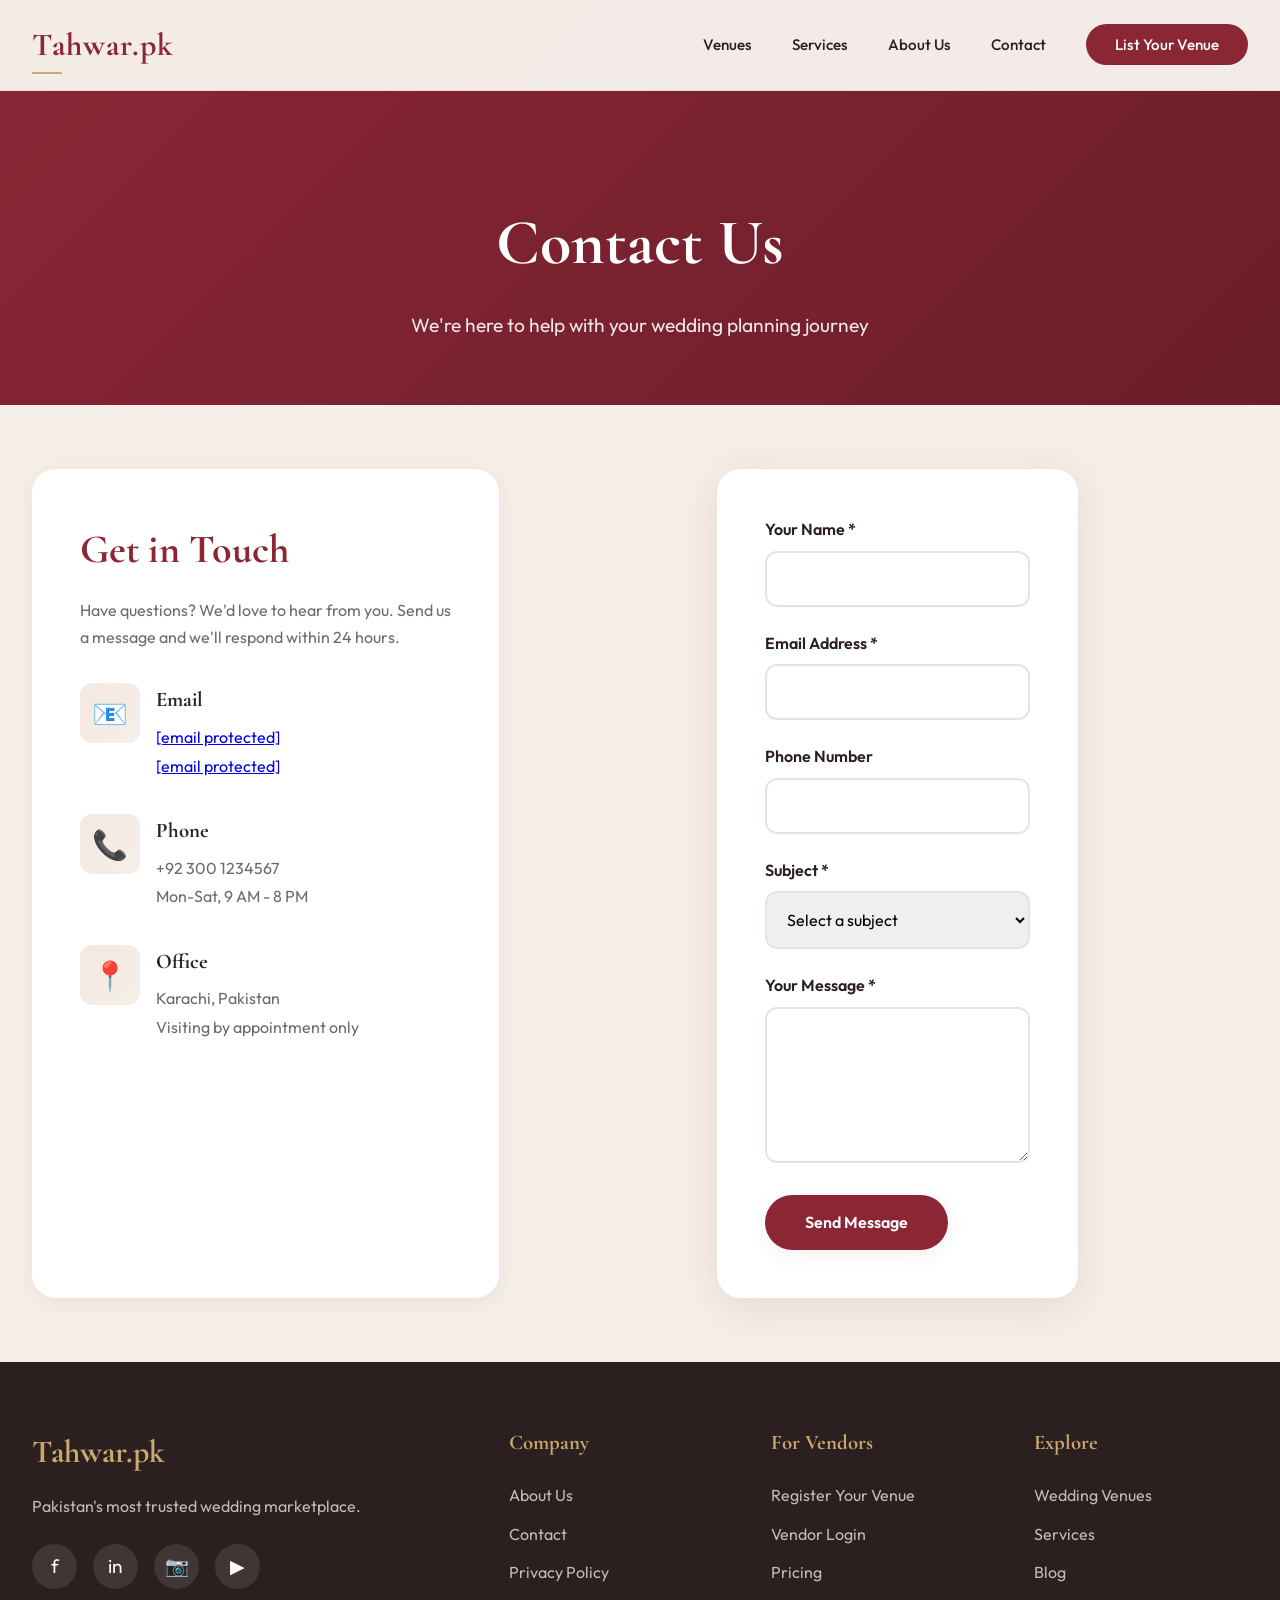
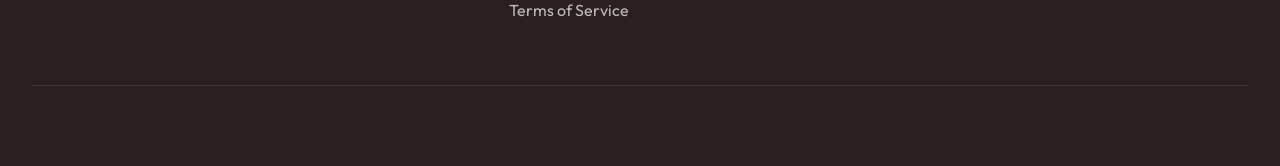
<file: contact.html>
<!DOCTYPE html>
<html lang="en">
<head>
    <meta charset="UTF-8">
    <meta name="viewport" content="width=device-width, initial-scale=1.0">
    <title>Contact Us - Tahwar.pk</title>
    
    <link rel="preconnect" href="https://fonts.googleapis.com">
    <link rel="preconnect" href="https://fonts.gstatic.com" crossorigin>
    <link href="https://fonts.googleapis.com/css2?family=Cormorant+Garamond:wght@400;500;600;700&family=Outfit:wght@300;400;500;600;700&display=swap" rel="stylesheet">
    
    <link rel="stylesheet" href="css/styles.css">
    <link rel="stylesheet" href="css/forms.css">
    <link rel="stylesheet" href="css/contact.css">
</head>
<body>
    <div class="pattern-overlay"></div>
    
    <!-- Navigation -->
    <nav id="navbar">
        <div class="nav-container">
            <a href="index.html" class="logo">Tahwar.pk</a>
            <ul class="nav-links">
                <li><a href="venues.html">Venues</a></li>
                <li><a href="services.html">Services</a></li>
                <li><a href="about.html">About Us</a></li>
                <li><a href="contact.html">Contact</a></li>
                <li><a href="vendor-registration.html" class="vendor-btn">List Your Venue</a></li>
            </ul>
            <div class="mobile-menu" onclick="toggleMobileMenu()">
                <span></span>
                <span></span>
                <span></span>
            </div>
        </div>
    </nav>

     <!-- Mobile Navigation -->
    <div id="mobile-nav" class="mobile-nav">
        <ul>
            <li><a href="venues.html">Venues</a></li>
            <li><a href="services.html">Services</a></li>
            <li><a href="about.html">About Us</a></li>
            <li><a href="contact.html">Contact</a></li>
            <li><a href="vendor-registration.html">List Your Venue</a></li>
        </ul>
    </div>
    <!-- Page Header -->
    <section class="page-header">
        <div class="container">
            <h1>Contact Us</h1>
            <p>We're here to help with your wedding planning journey</p>
        </div>
    </section>
    
    <!-- Contact Section -->
    <section class="form-section">
        <div class="container">
            <div class="contact-wrapper">
                <div class="contact-info">
                    <h2>Get in Touch</h2>
                    <p>Have questions? We'd love to hear from you. Send us a message and we'll respond within 24 hours.</p>
                    
                    <div class="contact-details">
                        <div class="contact-item">
                            <div class="contact-icon">📧</div>
                            <div>
                                <h4>Email</h4>
                                <p><a href="/cdn-cgi/l/email-protection" class="__cf_email__" data-cfemail="bac9cfcacad5c8cefacedbd2cddbc894cad1">[email&#160;protected]</a></p>
                                <p><a href="/cdn-cgi/l/email-protection" class="__cf_email__" data-cfemail="4a3c2f242e2538390a3e2b223d2b38643a21">[email&#160;protected]</a></p>
                            </div>
                        </div>
                        
                        <div class="contact-item">
                            <div class="contact-icon">📞</div>
                            <div>
                                <h4>Phone</h4>
                                <p>+92 300 1234567</p>
                                <p>Mon-Sat, 9 AM - 8 PM</p>
                            </div>
                        </div>
                        
                        <div class="contact-item">
                            <div class="contact-icon">📍</div>
                            <div>
                                <h4>Office</h4>
                                <p>Karachi, Pakistan</p>
                                <p>Visiting by appointment only</p>
                            </div>
                        </div>
                    </div>
                </div>
                
                <div class="form-container">
                    <form id="contact-form">
                        <div class="form-group">
                            <label>Your Name *</label>
                            <input type="text" name="name" required>
                        </div>
                        
                        <div class="form-group">
                            <label>Email Address *</label>
                            <input type="email" name="email" required>
                        </div>
                        
                        <div class="form-group">
                            <label>Phone Number</label>
                            <input type="tel" name="phone">
                        </div>
                        
                        <div class="form-group">
                            <label>Subject *</label>
                            <select name="subject" required>
                                <option value="">Select a subject</option>
                                <option value="general">General Inquiry</option>
                                <option value="booking">Booking Assistance</option>
                                <option value="vendor">Vendor Support</option>
                                <option value="technical">Technical Issue</option>
                                <option value="feedback">Feedback</option>
                            </select>
                        </div>
                        
                        <div class="form-group">
                            <label>Your Message *</label>
                            <textarea name="message" rows="6" required></textarea>
                        </div>
                        
                        <button type="submit" class="btn btn-primary">Send Message</button>
                    </form>
                </div>
            </div>
        </div>
    </section>
    
    <!-- Footer -->
    <footer>
        <div class="footer-container">
            <div class="footer-main">
                <div class="footer-brand">
                    <h3>Tahwar.pk</h3>
                    <p>Pakistan's most trusted wedding marketplace.</p>
                    <div class="social-links">
                        <a href="#" class="social-link">f</a>
                        <a href="#" class="social-link">in</a>
                        <a href="#" class="social-link">📷</a>
                        <a href="#" class="social-link">▶</a>
                    </div>
                </div>
                
                <div class="footer-links">
                    <h4>Company</h4>
                    <ul>
                        <li><a href="about.html">About Us</a></li>
                        <li><a href="contact.html">Contact</a></li>
                        <li><a href="privacy.html">Privacy Policy</a></li>
                        <li><a href="terms.html">Terms of Service</a></li>
                    </ul>
                </div>
                
                <div class="footer-links">
                    <h4>For Vendors</h4>
                    <ul>
                        <li><a href="vendor-registration.html">Register Your Venue</a></li>
                        <li><a href="vendor-login.html">Vendor Login</a></li>
                        <li><a href="pricing.html">Pricing</a></li>
                    </ul>
                </div>
                
                <div class="footer-links">
                    <h4>Explore</h4>
                    <ul>
                        <li><a href="venues.html">Wedding Venues</a></li>
                        <li><a href="services.html">Services</a></li>
                        <li><a href="blog.html">Blog</a></li>
                    </ul>
                </div>
</file>
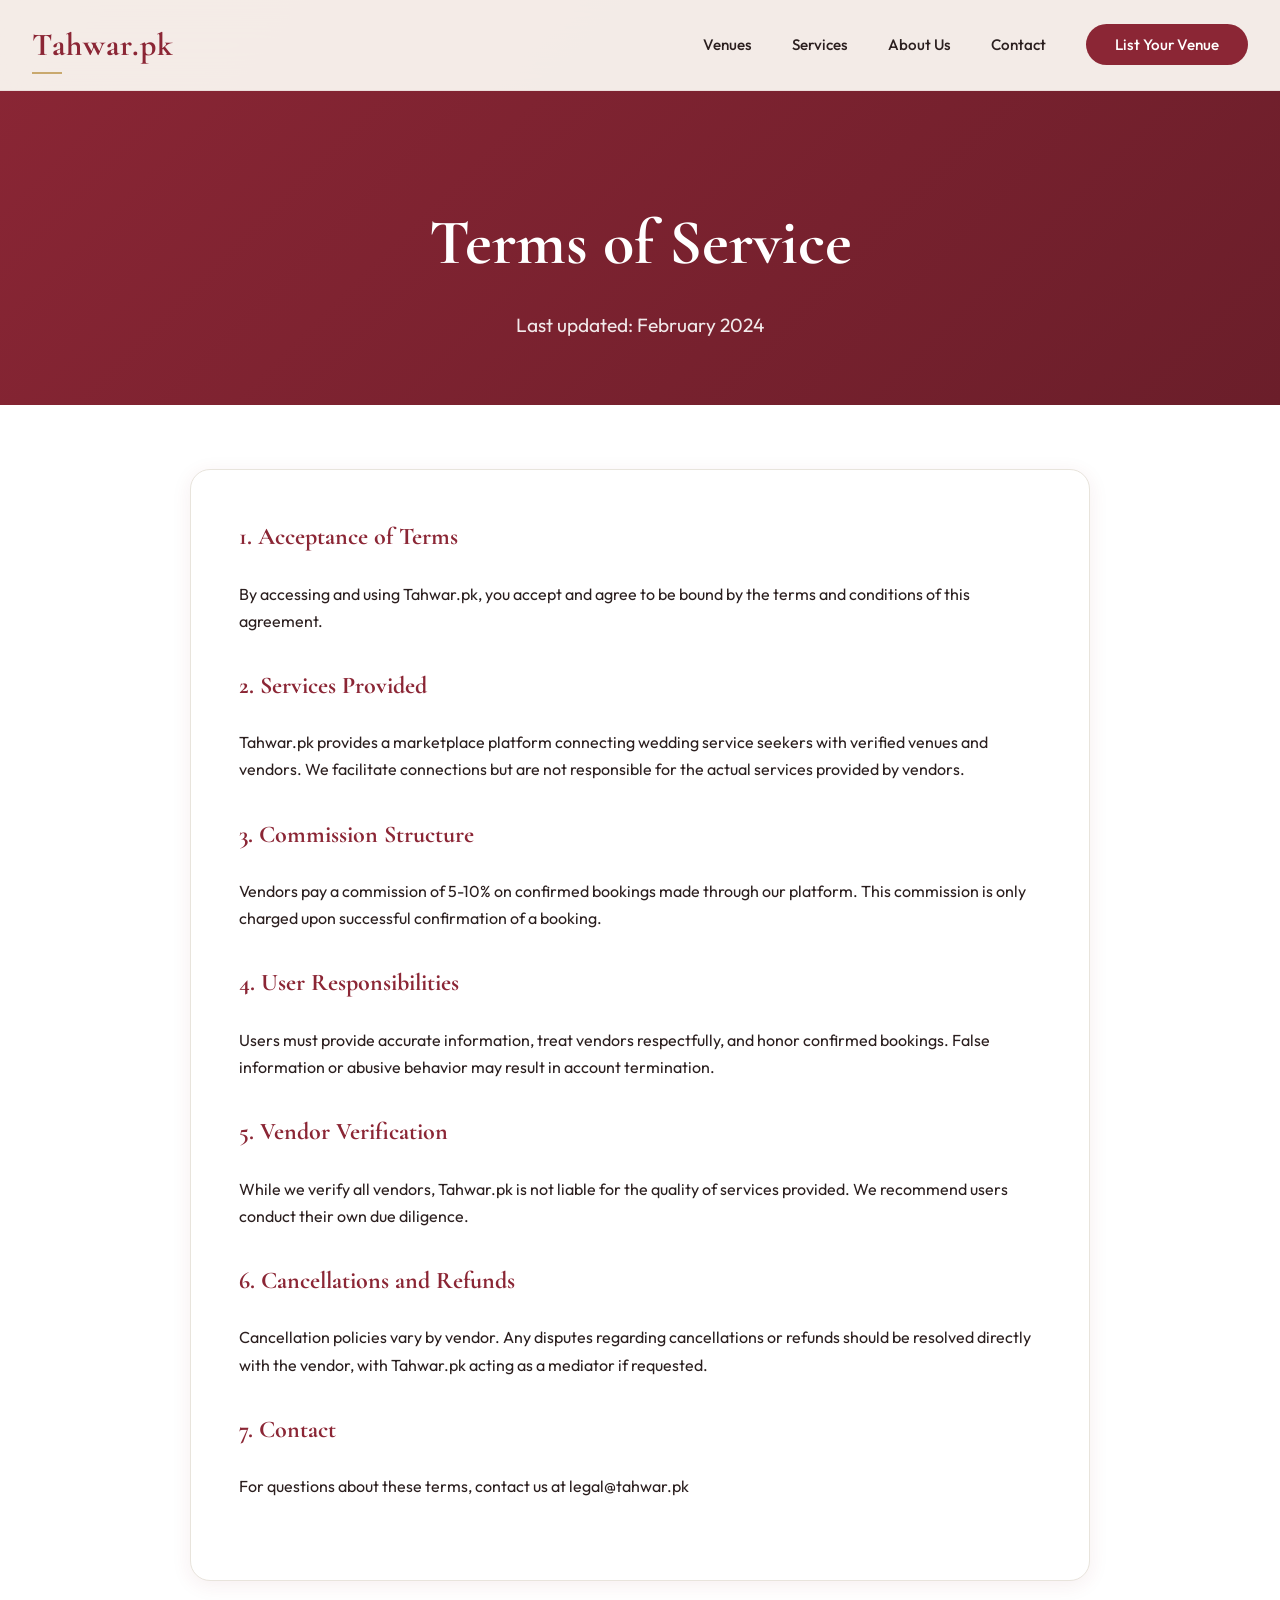
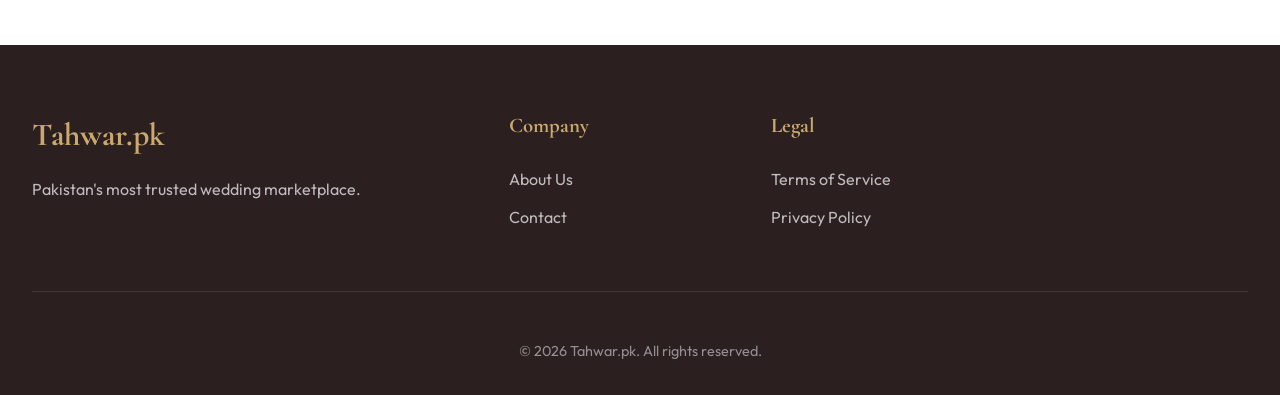
<file: terms.html>
<!DOCTYPE html>
<html lang="en">
<head>
    <meta charset="UTF-8">
    <meta name="viewport" content="width=device-width, initial-scale=1.0">
    <title>Terms of Service - Tahwar.pk</title>
    <link rel="preconnect" href="https://fonts.googleapis.com">
    <link rel="preconnect" href="https://fonts.gstatic.com" crossorigin>
    <link href="https://fonts.googleapis.com/css2?family=Cormorant+Garamond:wght@400;500;600;700&family=Outfit:wght@300;400;500;600;700&display=swap" rel="stylesheet">
    <link rel="stylesheet" href="css/styles.css">
</head>
<body>
    <div class="pattern-overlay"></div>
    <nav id="navbar">
        <div class="nav-container">
            <a href="index.html" class="logo">Tahwar.pk</a>
            <ul class="nav-links">
                <li><a href="venues.html">Venues</a></li>
                <li><a href="services.html">Services</a></li>
                <li><a href="about.html">About Us</a></li>
                <li><a href="contact.html">Contact</a></li>
                <li><a href="vendor-registration.html" class="vendor-btn">List Your Venue</a></li>
            </ul>
            <div class="mobile-menu" onclick="TahwarApp.toggleMobileMenu()">
                <span></span><span></span><span></span>
            </div>
        </div>
    </nav>

    <!-- Mobile Navigation -->
    <div id="mobile-nav" class="mobile-nav">
        <ul>
            <li><a href="venues.html">Venues</a></li>
            <li><a href="services.html">Services</a></li>
            <li><a href="about.html">About Us</a></li>
            <li><a href="contact.html">Contact</a></li>
            <li><a href="vendor-registration.html">List Your Venue</a></li>
        </ul>
    </div>
    
    <section class="page-header">
        <div class="container">
            <h1>Terms of Service</h1>
            <p>Last updated: February 2024</p>
        </div>
    </section>
    
    <section style="padding: 4rem 2rem; background: white;">
        <div class="container" style="max-width: 900px;">
            <div class="card" style="padding: 3rem;">
                <h2 style="font-family: var(--font-display); color: var(--maroon); margin-bottom: 1.5rem;">1. Acceptance of Terms</h2>
                <p style="margin-bottom: 2rem; line-height: 1.7;">By accessing and using Tahwar.pk, you accept and agree to be bound by the terms and conditions of this agreement.</p>
                
                <h2 style="font-family: var(--font-display); color: var(--maroon); margin-bottom: 1.5rem;">2. Services Provided</h2>
                <p style="margin-bottom: 2rem; line-height: 1.7;">Tahwar.pk provides a marketplace platform connecting wedding service seekers with verified venues and vendors. We facilitate connections but are not responsible for the actual services provided by vendors.</p>
                
                <h2 style="font-family: var(--font-display); color: var(--maroon); margin-bottom: 1.5rem;">3. Commission Structure</h2>
                <p style="margin-bottom: 2rem; line-height: 1.7;">Vendors pay a commission of 5-10% on confirmed bookings made through our platform. This commission is only charged upon successful confirmation of a booking.</p>
                
                <h2 style="font-family: var(--font-display); color: var(--maroon); margin-bottom: 1.5rem;">4. User Responsibilities</h2>
                <p style="margin-bottom: 2rem; line-height: 1.7;">Users must provide accurate information, treat vendors respectfully, and honor confirmed bookings. False information or abusive behavior may result in account termination.</p>
                
                <h2 style="font-family: var(--font-display); color: var(--maroon); margin-bottom: 1.5rem;">5. Vendor Verification</h2>
                <p style="margin-bottom: 2rem; line-height: 1.7;">While we verify all vendors, Tahwar.pk is not liable for the quality of services provided. We recommend users conduct their own due diligence.</p>
                
                <h2 style="font-family: var(--font-display); color: var(--maroon); margin-bottom: 1.5rem;">6. Cancellations and Refunds</h2>
                <p style="margin-bottom: 2rem; line-height: 1.7;">Cancellation policies vary by vendor. Any disputes regarding cancellations or refunds should be resolved directly with the vendor, with Tahwar.pk acting as a mediator if requested.</p>
                
                <h2 style="font-family: var(--font-display); color: var(--maroon); margin-bottom: 1.5rem;">7. Contact</h2>
                <p style="margin-bottom: 2rem; line-height: 1.7;">For questions about these terms, contact us at legal@tahwar.pk</p>
            </div>
        </div>
    </section>
    
    <footer>
        <div class="footer-container">
            <div class="footer-main">
                <div class="footer-brand">
                    <h3>Tahwar.pk</h3>
                    <p>Pakistan's most trusted wedding marketplace.</p>
                </div>
                <div class="footer-links">
                    <h4>Company</h4>
                    <ul>
                        <li><a href="about.html">About Us</a></li>
                        <li><a href="contact.html">Contact</a></li>
                    </ul>
                </div>
                <div class="footer-links">
                    <h4>Legal</h4>
                    <ul>
                        <li><a href="terms.html">Terms of Service</a></li>
                        <li><a href="privacy.html">Privacy Policy</a></li>
                    </ul>
                </div>
            </div>
            <div class="footer-bottom">
                <p>© 2026 Tahwar.pk. All rights reserved.</p>
            </div>
        </div>
    </footer>
    <script src="js/main.js"></script>
</body>
</html>
</file>
<file: css/styles.css>
/* ============================================
   TAHWAR.PK - MAIN STYLESHEET
   ============================================ */

/* CSS Variables */
:root {
    /* Brand Colors */
    --ivory: #FAF7F2;
    --soft-cream: #F5EFE7;
    --maroon: #8B2635;
    --deep-maroon: #6B1E2A;
    --gold: #C9A96E;
    --muted-gold: #B89A5F;
    --warm-black: #2B1F1F;
    --soft-gray: #6B6B6B;
    --light-gray: #E8E4DC;
    --rose-gold: #D4A574;
    --blush: #F4E8E2;
    
    /* Shadows */
    --shadow-soft: 0 4px 20px rgba(139, 38, 53, 0.08);
    --shadow-medium: 0 8px 40px rgba(139, 38, 53, 0.12);
    --shadow-strong: 0 12px 50px rgba(139, 38, 53, 0.18);
    
    /* Typography */
    --font-display: 'Cormorant Garamond', serif;
    --font-body: 'Outfit', sans-serif;
}

/* Reset & Base Styles */
* {
    margin: 0;
    padding: 0;
    box-sizing: border-box;
}

body {
    font-family: var(--font-body);
    background-color: var(--ivory);
    color: var(--warm-black);
    line-height: 1.6;
    overflow-x: hidden;
}

/* Decorative Pattern Background */
.pattern-overlay {
    position: fixed;
    top: 0;
    left: 0;
    width: 100%;
    height: 100%;
    background-image: 
        radial-gradient(circle at 20% 50%, rgba(139, 38, 53, 0.03) 0%, transparent 50%),
        radial-gradient(circle at 80% 80%, rgba(201, 169, 110, 0.03) 0%, transparent 50%);
    pointer-events: none;
    z-index: 0;
}

/* Navigation */
nav {
    position: fixed;
    top: 0;
    width: 100%;
    background: rgba(250, 247, 242, 0.95);
    backdrop-filter: blur(20px);
    z-index: 1000;
    border-bottom: 1px solid rgba(139, 38, 53, 0.08);
    transition: all 0.3s ease;
}

nav.scrolled {
    background: rgba(250, 247, 242, 0.98);
    box-shadow: var(--shadow-soft);
}

.nav-container {
    max-width: 1400px;
    margin: 0 auto;
    padding: 1.2rem 2rem;
    display: flex;
    justify-content: space-between;
    align-items: center;
}

.logo {
    font-family: var(--font-display);
    font-size: 2rem;
    font-weight: 700;
    color: var(--maroon);
    text-decoration: none;
    letter-spacing: 1px;
    position: relative;
}

.logo::after {
    content: '';
    position: absolute;
    bottom: -4px;
    left: 0;
    width: 30px;
    height: 2px;
    background: var(--gold);
}

.nav-links {
    display: flex;
    gap: 2.5rem;
    align-items: center;
    list-style: none;
}

.nav-links a {
    text-decoration: none;
    color: var(--warm-black);
    font-weight: 500;
    font-size: 0.95rem;
    transition: color 0.3s ease;
    position: relative;
}

.nav-links a:hover {
    color: var(--maroon);
}

.nav-links a::after {
    content: '';
    position: absolute;
    bottom: -4px;
    left: 0;
    width: 0;
    height: 2px;
    background: var(--gold);
    transition: width 0.3s ease;
}

.nav-links a:hover::after {
    width: 100%;
}

.vendor-btn {
    background: var(--maroon);
    color: white !important;
    padding: 0.7rem 1.8rem;
    border-radius: 50px;
    font-weight: 600;
    transition: all 0.3s ease;
}

.vendor-btn:hover {
    background: var(--deep-maroon);
    transform: translateY(-2px);
    box-shadow: var(--shadow-medium);
}

.vendor-btn::after {
    display: none;
}

.mobile-menu {
    display: none;
    flex-direction: column;
    gap: 5px;
    cursor: pointer;
}

.mobile-menu span {
    width: 25px;
    height: 3px;
    background: var(--maroon);
    transition: all 0.3s ease;
}

.mobile-nav {
    display: none;
    position: fixed;
    top: 80px;
    left: 0;
    width: 100%;
    background: white;
    box-shadow: var(--shadow-medium);
    padding: 2rem;
    z-index: 999;
}

.mobile-nav.active {
    display: block;
    animation: slideDown 0.3s ease-out;
}

@keyframes slideDown {
    from {
        opacity: 0;
        transform: translateY(-20px);
    }
    to {
        opacity: 1;
        transform: translateY(0);
    }
}

.mobile-nav ul {
    list-style: none;
    display: flex;
    flex-direction: column;
    gap: 1.5rem;
}

.mobile-nav a {
    color: var(--warm-black);
    text-decoration: none;
    font-weight: 500;
    font-size: 1.1rem;
}

/* Section Styles */
section {
    position: relative;
    z-index: 1;
    padding: 6rem 2rem;
}

.container {
    max-width: 1300px;
    margin: 0 auto;
}

.section-header {
    text-align: center;
    margin-bottom: 4rem;
}

.section-label {
    color: var(--gold);
    font-size: 0.95rem;
    font-weight: 600;
    text-transform: uppercase;
    letter-spacing: 2px;
    margin-bottom: 1rem;
}

.section-title {
    font-family: var(--font-display);
    font-size: clamp(2rem, 4vw, 3.5rem);
    font-weight: 700;
    color: var(--warm-black);
    margin-bottom: 1rem;
    line-height: 1.2;
}

.section-description {
    font-size: 1.15rem;
    color: var(--soft-gray);
    max-width: 700px;
    margin: 0 auto;
    line-height: 1.7;
}

/* Buttons */
.btn {
    padding: 1.1rem 2.5rem;
    border-radius: 50px;
    font-weight: 600;
    font-size: 1rem;
    text-decoration: none;
    transition: all 0.3s ease;
    cursor: pointer;
    border: none;
    display: inline-flex;
    align-items: center;
    gap: 0.5rem;
    font-family: var(--font-body);
}

.btn-primary {
    background: var(--maroon);
    color: white;
    box-shadow: var(--shadow-soft);
}

.btn-primary:hover {
    background: var(--deep-maroon);
    transform: translateY(-3px);
    box-shadow: var(--shadow-medium);
}

.btn-secondary {
    background: transparent;
    color: var(--maroon);
    border: 2px solid var(--maroon);
}

.btn-secondary:hover {
    background: var(--maroon);
    color: white;
    transform: translateY(-3px);
}

.btn-white {
    background: white;
    color: var(--maroon);
    box-shadow: 0 4px 20px rgba(0, 0, 0, 0.2);
}

.btn-white:hover {
    background: var(--soft-cream);
    transform: translateY(-3px);
    box-shadow: 0 8px 30px rgba(0, 0, 0, 0.25);
}

/* Forms */
.form-group {
    margin-bottom: 1.5rem;
}

.form-group label {
    display: block;
    margin-bottom: 0.5rem;
    font-weight: 600;
    color: var(--warm-black);
}

.form-group input,
.form-group select,
.form-group textarea {
    width: 100%;
    padding: 1rem;
    border: 2px solid var(--light-gray);
    border-radius: 12px;
    font-family: var(--font-body);
    font-size: 1rem;
    transition: all 0.3s ease;
}

.form-group input:focus,
.form-group select:focus,
.form-group textarea:focus {
    outline: none;
    border-color: var(--maroon);
    box-shadow: 0 0 0 3px rgba(139, 38, 53, 0.1);
}

.form-group textarea {
    resize: vertical;
    min-height: 120px;
}

/* Cards */
.card {
    background: white;
    border-radius: 20px;
    padding: 2rem;
    box-shadow: var(--shadow-soft);
    transition: all 0.3s ease;
    border: 1px solid var(--light-gray);
}

.card:hover {
    transform: translateY(-5px);
    box-shadow: var(--shadow-medium);
}

/* Footer */
footer {
    background: var(--warm-black);
    color: white;
    padding: 4rem 2rem 2rem;
}

.footer-container {
    max-width: 1300px;
    margin: 0 auto;
}

.footer-main {
    display: grid;
    grid-template-columns: 2fr 1fr 1fr 1fr;
    gap: 3rem;
    margin-bottom: 3rem;
    padding-bottom: 3rem;
    border-bottom: 1px solid rgba(255, 255, 255, 0.1);
}

.footer-brand h3 {
    font-family: var(--font-display);
    font-size: 2rem;
    color: var(--gold);
    margin-bottom: 1rem;
}

.footer-brand p {
    color: rgba(255, 255, 255, 0.7);
    line-height: 1.7;
    margin-bottom: 1.5rem;
}

.social-links {
    display: flex;
    gap: 1rem;
}

.social-link {
    width: 45px;
    height: 45px;
    background: rgba(255, 255, 255, 0.1);
    border-radius: 50%;
    display: flex;
    align-items: center;
    justify-content: center;
    color: white;
    text-decoration: none;
    transition: all 0.3s ease;
    font-size: 1.2rem;
}

.social-link:hover {
    background: var(--gold);
    transform: translateY(-3px);
}

.footer-links h4 {
    font-family: var(--font-display);
    font-size: 1.3rem;
    margin-bottom: 1.5rem;
    color: var(--gold);
}

.footer-links ul {
    list-style: none;
}

.footer-links li {
    margin-bottom: 0.8rem;
}

.footer-links a {
    color: rgba(255, 255, 255, 0.7);
    text-decoration: none;
    transition: all 0.3s ease;
}

.footer-links a:hover {
    color: white;
    padding-left: 5px;
}

.footer-bottom {
    text-align: center;
    color: rgba(255, 255, 255, 0.5);
    font-size: 0.9rem;
}

/* Scroll Animations */
.scroll-reveal {
    opacity: 0;
    transform: translateY(30px);
    transition: all 0.6s ease-out;
}

.scroll-reveal.revealed {
    opacity: 1;
    transform: translateY(0);
}

/* Fade In Animation */
@keyframes fadeIn {
    from { opacity: 0; }
    to { opacity: 1; }
}

@keyframes fadeInUp {
    from {
        opacity: 0;
        transform: translateY(40px);
    }
    to {
        opacity: 1;
        transform: translateY(0);
    }
}

/* Responsive Design */
@media (max-width: 1024px) {
    .footer-main {
        grid-template-columns: repeat(2, 1fr);
    }
}

@media (max-width: 768px) {
    .nav-links {
        display: none;
    }
    
    .mobile-menu {
        display: flex;
    }
    
    section {
        padding: 4rem 1.5rem;
    }
    
    .footer-main {
        grid-template-columns: 1fr;
    }
    
    .btn {
        width: 100%;
        justify-content: center;
    }
}

/* Loading States */
.loading {
    pointer-events: none;
    opacity: 0.6;
}

.spinner {
    border: 3px solid var(--light-gray);
    border-top: 3px solid var(--maroon);
    border-radius: 50%;
    width: 40px;
    height: 40px;
    animation: spin 1s linear infinite;
    margin: 2rem auto;
}

@keyframes spin {
    0% { transform: rotate(0deg); }
    100% { transform: rotate(360deg); }
}

/* Success & Error Messages */
.alert {
    padding: 1rem 1.5rem;
    border-radius: 12px;
    margin-bottom: 1.5rem;
    display: flex;
    align-items: center;
    gap: 1rem;
}

.alert-success {
    background: #d4edda;
    color: #155724;
    border: 1px solid #c3e6cb;
}

.alert-error {
    background: #f8d7da;
    color: #721c24;
    border: 1px solid #f5c6cb;
}

.alert-info {
    background: #d1ecf1;
    color: #0c5460;
    border: 1px solid #bee5eb;
}

/* Utility Classes */
.text-center {
    text-align: center;
}

.mt-1 { margin-top: 1rem; }
.mt-2 { margin-top: 2rem; }
.mt-3 { margin-top: 3rem; }
.mb-1 { margin-bottom: 1rem; }
.mb-2 { margin-bottom: 2rem; }
.mb-3 { margin-bottom: 3rem; }

.hidden {
    display: none;
}

.flex {
    display: flex;
}

.flex-center {
    display: flex;
    justify-content: center;
    align-items: center;
}

.gap-1 { gap: 1rem; }
.gap-2 { gap: 2rem; }
.gap-3 { gap: 3rem; }

/* ============================================
   PAGE HEADER - FIXED PADDING FOR ALL PAGES
   ============================================ */

.page-header {
    background: linear-gradient(135deg, var(--maroon) 0%, var(--deep-maroon) 100%);
    padding: 12rem 2rem 4rem;
    text-align: center;
    color: white;
    margin-top: 0;
}

.page-header h1 {
    font-family: var(--font-display);
    font-size: clamp(2.5rem, 5vw, 4rem);
    margin-bottom: 1rem;
}

.page-header p {
    font-size: 1.2rem;
    opacity: 0.9;
}

@media (max-width: 768px) {
    .page-header {
        padding: 10rem 1.5rem 3rem;
    }
}
</file>
<file: css/forms.css>
/* Form Styles */

.form-section {
    padding: 4rem 2rem;
    background: var(--soft-cream);
}

.form-container {
    max-width: 900px;
    margin: 0 auto;
    background: white;
    padding: 3rem;
    border-radius: 24px;
    box-shadow: var(--shadow-medium);
}

.form-header {
    text-align: center;
    margin-bottom: 3rem;
}

.form-header h2 {
    font-family: var(--font-display);
    font-size: 2.5rem;
    color: var(--warm-black);
    margin-bottom: 1rem;
}

.form-header p {
    color: var(--soft-gray);
    font-size: 1.1rem;
}

.form-container h3 {
    font-family: var(--font-display);
    font-size: 1.8rem;
    color: var(--maroon);
    margin-bottom: 1.5rem;
    padding-bottom: 0.5rem;
    border-bottom: 2px solid var(--light-gray);
}

.form-row {
    display: grid;
    grid-template-columns: 1fr 1fr;
    gap: 1.5rem;
}

.checkbox-group {
    display: grid;
    grid-template-columns: repeat(auto-fit, minmax(200px, 1fr));
    gap: 1rem;
}

.checkbox-label {
    display: flex;
    align-items: center;
    gap: 0.5rem;
    cursor: pointer;
    font-weight: 400;
}

.checkbox-label input[type="checkbox"] {
    width: 20px;
    height: 20px;
    cursor: pointer;
}

@media (max-width: 768px) {
    .form-container {
        padding: 2rem 1.5rem;
    }
    
    .form-row {
        grid-template-columns: 1fr;
    }
    
    .checkbox-group {
        grid-template-columns: 1fr;
    }
}
</file>
<file: css/contact.css>
/* Contact Page Styles */

.contact-wrapper {
    display: grid;
    grid-template-columns: 1fr 1.5fr;
    gap: 3rem;
}

.contact-info {
    background: white;
    padding: 3rem;
    border-radius: 24px;
    box-shadow: var(--shadow-soft);
}

.contact-info h2 {
    font-family: var(--font-display);
    font-size: 2.5rem;
    color: var(--maroon);
    margin-bottom: 1rem;
}

.contact-info > p {
    color: var(--soft-gray);
    line-height: 1.7;
    margin-bottom: 2rem;
}

.contact-details {
    display: flex;
    flex-direction: column;
    gap: 2rem;
}

.contact-item {
    display: flex;
    gap: 1rem;
    align-items: start;
}

.contact-icon {
    width: 60px;
    height: 60px;
    background: linear-gradient(135deg, var(--blush) 0%, var(--soft-cream) 100%);
    border-radius: 12px;
    display: flex;
    align-items: center;
    justify-content: center;
    font-size: 1.8rem;
    flex-shrink: 0;
}

.contact-item h4 {
    font-family: var(--font-display);
    font-size: 1.3rem;
    color: var(--warm-black);
    margin-bottom: 0.5rem;
}

.contact-item p {
    color: var(--soft-gray);
    margin: 0.2rem 0;
}

@media (max-width: 1024px) {
    .contact-wrapper {
        grid-template-columns: 1fr;
    }
}
</file>
